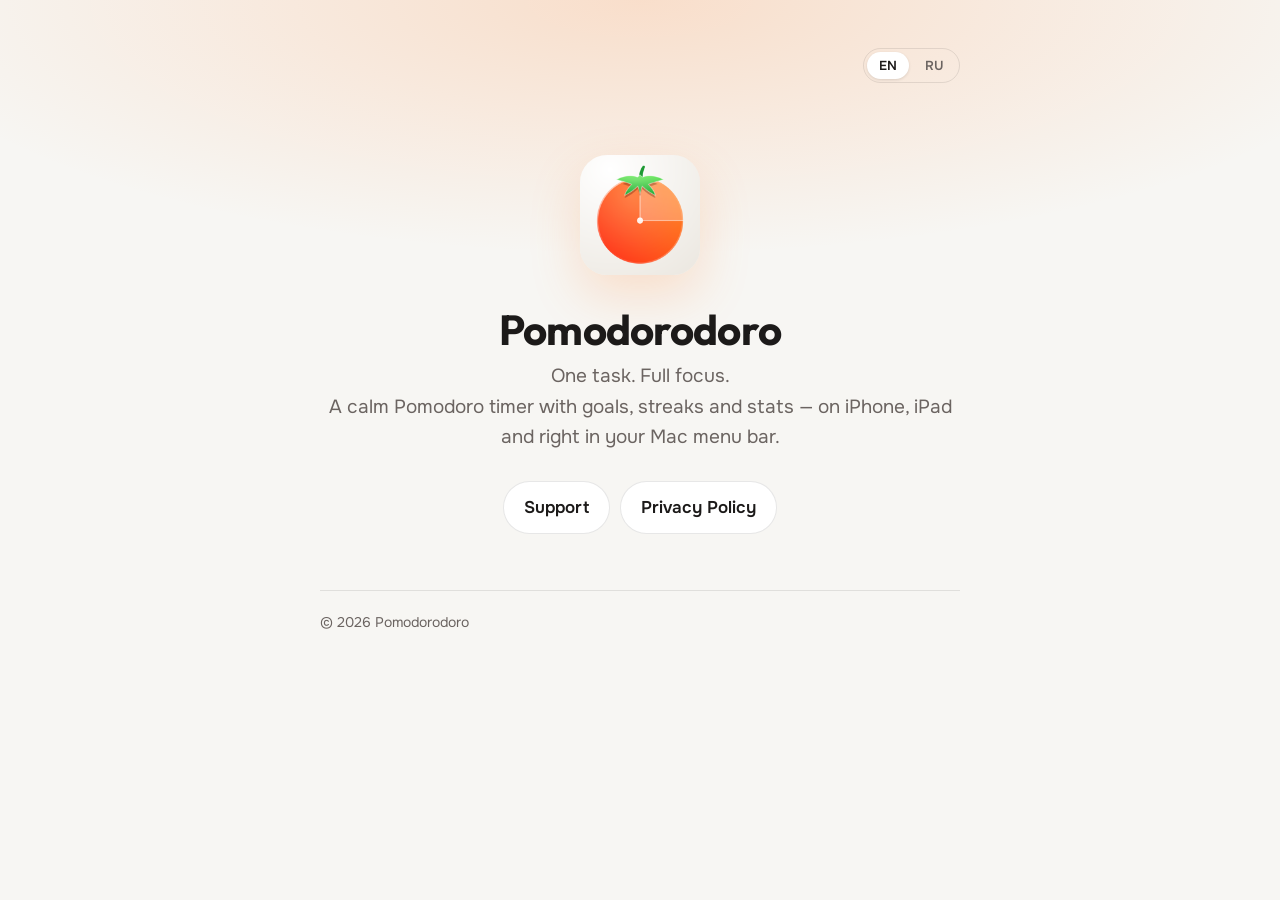
<file: index.html>
<!doctype html>
<html lang="en">
<head>
<meta charset="utf-8">
<meta name="viewport" content="width=device-width, initial-scale=1">
<title>Apps</title>
<meta http-equiv="refresh" content="0; url=pomodorodoro/">
<link rel="canonical" href="pomodorodoro/">
</head>
<body style="font-family:-apple-system,sans-serif;padding:40px 20px">
<a href="pomodorodoro/">Pomodorodoro</a>
</body>
</html>
</file>
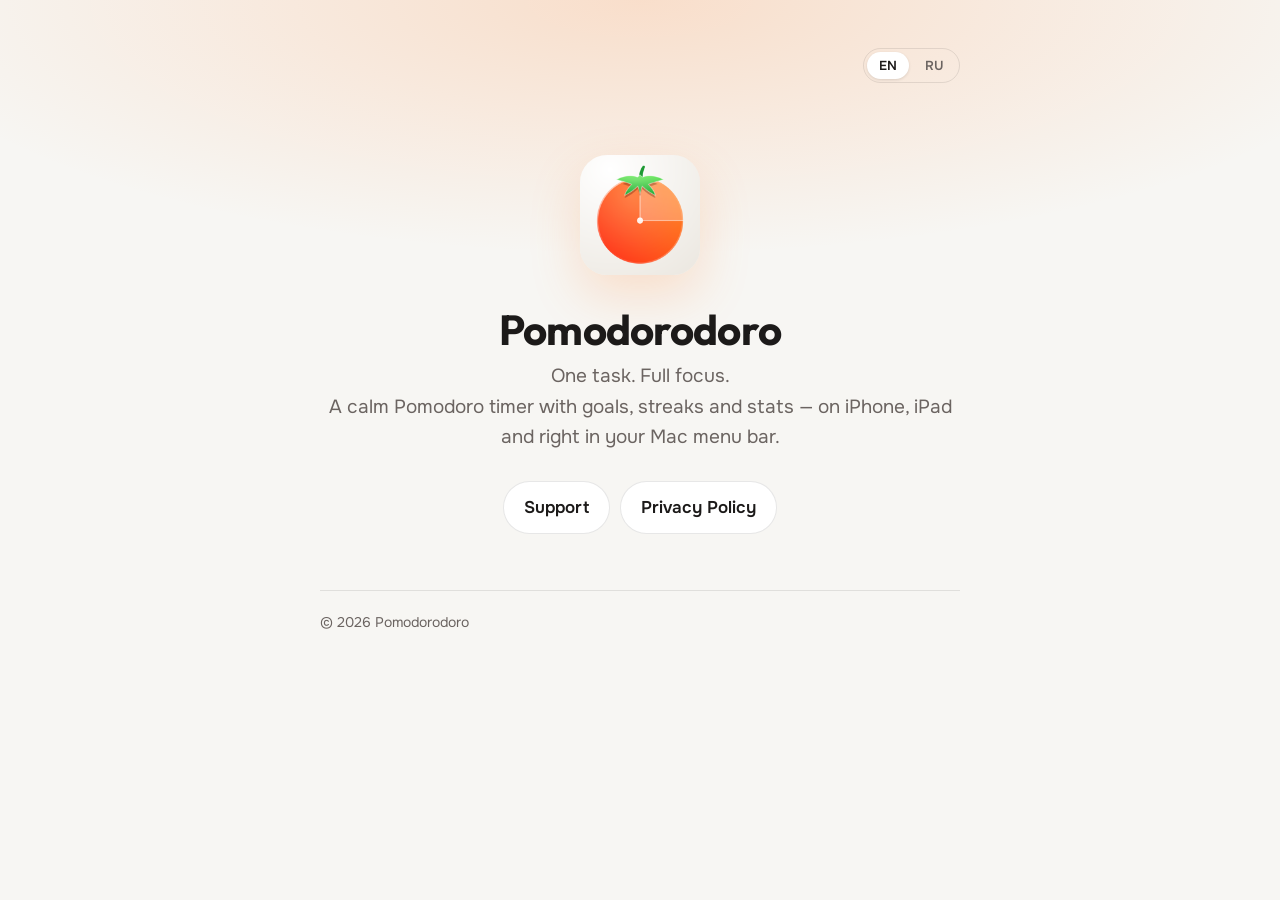
<file: pomodorodoro/index.html>
<!doctype html>
<html lang="en">
<head>
<meta charset="utf-8">
<meta name="viewport" content="width=device-width, initial-scale=1">
<title>Pomodorodoro — Focus Timer</title>
<meta name="title-en" content="Pomodorodoro — Focus Timer">
<meta name="title-ru" content="Pomodorodoro — таймер фокуса">
<meta name="description" content="One task. Full focus. A calm Pomodoro timer with goals, streaks and stats for iPhone, iPad and Mac.">
<link rel="icon" href="favicon.png">
<link rel="apple-touch-icon" href="apple-touch-icon.png">
<link rel="stylesheet" href="style.css">
<script src="lang.js"></script>
</head>
<body>
<main>
  <header class="top">
    <span></span>
    <div class="langs"><button data-lang="en" aria-pressed="true">EN</button><button data-lang="ru">RU</button></div>
  </header>

  <section class="hero">
    <img src="icon.png" alt="Pomodorodoro">
    <h1>Pomodorodoro</h1>
    <p class="lead en">One task. Full focus.<br>A calm Pomodoro timer with goals, streaks and stats — on iPhone, iPad and right in your Mac menu bar.</p>
    <p class="lead ru">Одна задача. Полный фокус.<br>Спокойный помодоро-таймер с целями, сериями и статистикой — на iPhone, iPad и прямо в строке меню Mac.</p>
    <div class="links">
      <a href="support.html"><span class="en">Support</span><span class="ru">Поддержка</span></a>
      <a href="privacy.html"><span class="en">Privacy Policy</span><span class="ru">Конфиденциальность</span></a>
    </div>
  </section>

  <footer>
    <span>© 2026 Pomodorodoro</span>
  </footer>
</main>
</body>
</html>
</file>
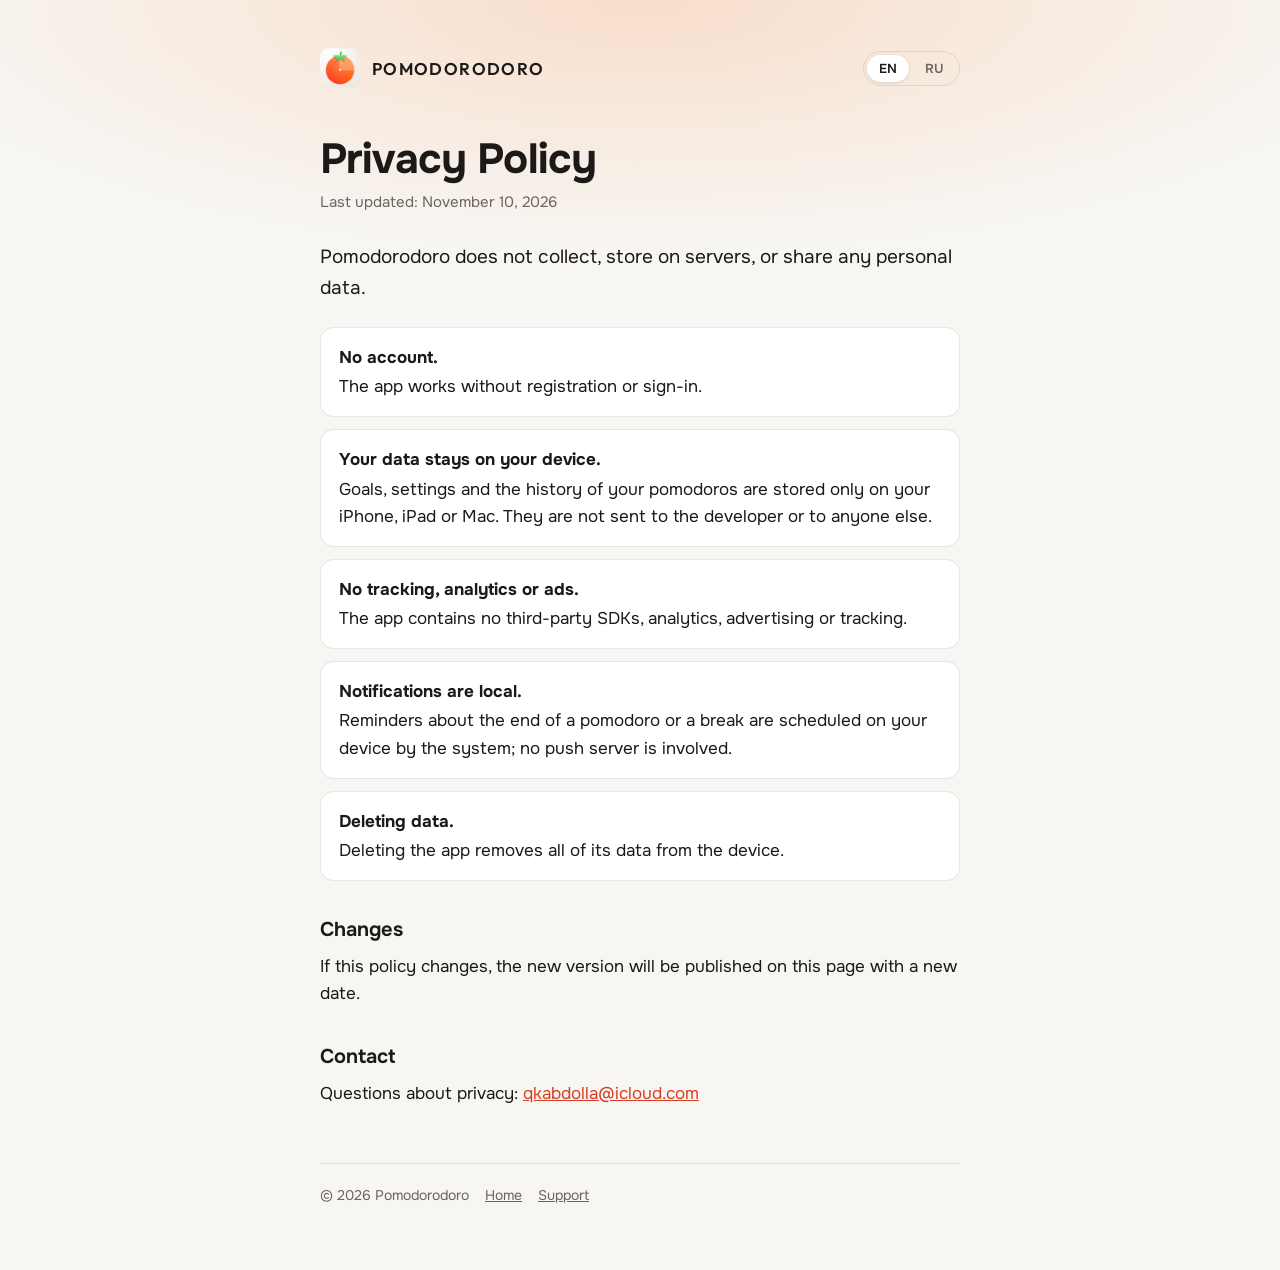
<file: pomodorodoro/privacy.html>
<!doctype html>
<html lang="en">
<head>
<meta charset="utf-8">
<meta name="viewport" content="width=device-width, initial-scale=1">
<title>Pomodorodoro — Privacy Policy</title>
<meta name="title-en" content="Pomodorodoro — Privacy Policy">
<meta name="title-ru" content="Pomodorodoro — Политика конфиденциальности">
<meta name="description" content="Pomodorodoro does not collect any personal data.">
<link rel="icon" href="favicon.png">
<link rel="apple-touch-icon" href="apple-touch-icon.png">
<link rel="stylesheet" href="style.css">
<script src="lang.js"></script>
</head>
<body>
<main>
  <header class="top">
    <a class="brand" href="./"><img src="icon.png" alt=""><span>POMODORODORO</span></a>
    <div class="langs"><button data-lang="en" aria-pressed="true">EN</button><button data-lang="ru">RU</button></div>
  </header>

  <article class="en">
    <h1>Privacy Policy</h1>
    <p class="date">Last updated: November 10, 2026</p>
    <p class="lead">Pomodorodoro does not collect, store on servers, or share any personal data.</p>
    <ul>
      <li><b>No account.</b> The app works without registration or sign-in.</li>
      <li><b>Your data stays on your device.</b> Goals, settings and the history of your pomodoros are stored only on your iPhone, iPad or Mac. They are not sent to the developer or to anyone else.</li>
      <li><b>No tracking, analytics or ads.</b> The app contains no third-party SDKs, analytics, advertising or tracking.</li>
      <li><b>Notifications are local.</b> Reminders about the end of a pomodoro or a break are scheduled on your device by the system; no push server is involved.</li>
      <li><b>Deleting data.</b> Deleting the app removes all of its data from the device.</li>
    </ul>
    <h2>Changes</h2>
    <p>If this policy changes, the new version will be published on this page with a new date.</p>
    <h2>Contact</h2>
    <p>Questions about privacy: <a href="mailto:qkabdolla@icloud.com">qkabdolla@icloud.com</a></p>
  </article>

  <article class="ru">
    <h1>Политика конфиденциальности</h1>
    <p class="date">Обновлено: 10 ноября 2026 г.</p>
    <p class="lead">Pomodorodoro не собирает персональные данные, не хранит их на серверах и никому не передаёт.</p>
    <ul>
      <li><b>Без аккаунта.</b> Приложение работает без регистрации и входа.</li>
      <li><b>Данные остаются на устройстве.</b> Цели, настройки и история помидоров хранятся только на вашем iPhone, iPad или Mac и никуда не отправляются — ни разработчику, ни третьим лицам.</li>
      <li><b>Без слежки, аналитики и рекламы.</b> В приложении нет сторонних SDK, аналитики, рекламы и трекинга.</li>
      <li><b>Уведомления локальные.</b> Напоминания о конце помидора или перерыва планирует сама система на устройстве, без push-серверов.</li>
      <li><b>Удаление данных.</b> При удалении приложения все его данные удаляются с устройства.</li>
    </ul>
    <h2>Изменения</h2>
    <p>Если политика изменится, новая версия появится на этой странице с новой датой.</p>
    <h2>Связь</h2>
    <p>Вопросы о конфиденциальности: <a href="mailto:qkabdolla@icloud.com">qkabdolla@icloud.com</a></p>
  </article>

  <footer>
    <span>© 2026 Pomodorodoro</span>
    <a href="./"><span class="en">Home</span><span class="ru">Главная</span></a>
    <a href="support.html"><span class="en">Support</span><span class="ru">Поддержка</span></a>
  </footer>
</main>
</body>
</html>
</file>
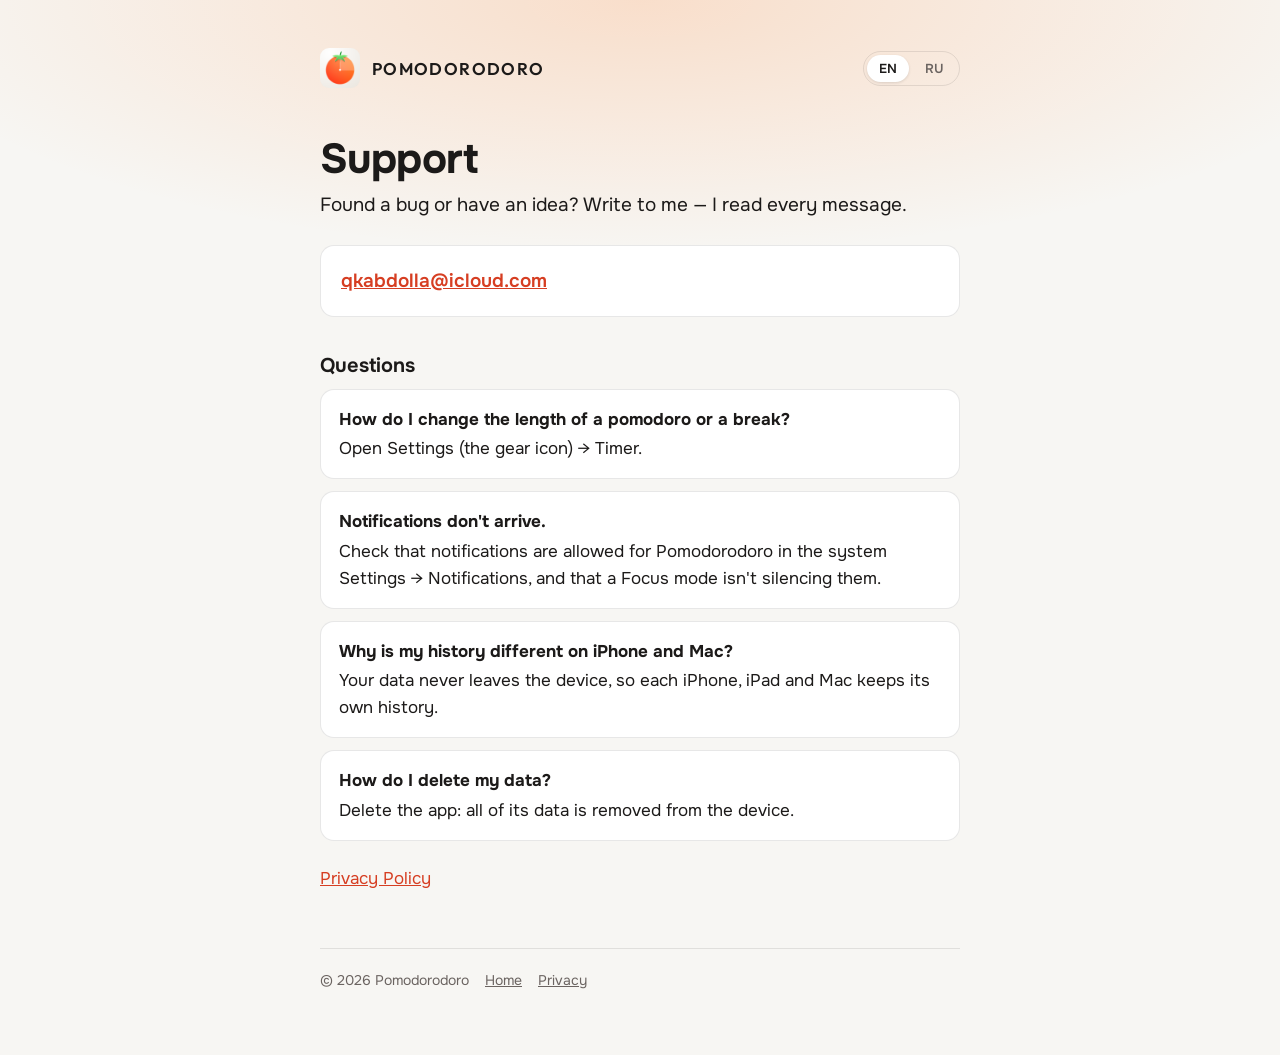
<file: pomodorodoro/support.html>
<!doctype html>
<html lang="en">
<head>
<meta charset="utf-8">
<meta name="viewport" content="width=device-width, initial-scale=1">
<title>Pomodorodoro — Support</title>
<meta name="title-en" content="Pomodorodoro — Support">
<meta name="title-ru" content="Pomodorodoro — Поддержка">
<meta name="description" content="Help and contact for Pomodorodoro, a Pomodoro timer for iPhone, iPad and Mac.">
<link rel="icon" href="favicon.png">
<link rel="apple-touch-icon" href="apple-touch-icon.png">
<link rel="stylesheet" href="style.css">
<script src="lang.js"></script>
</head>
<body>
<main>
  <header class="top">
    <a class="brand" href="./"><img src="icon.png" alt=""><span>POMODORODORO</span></a>
    <div class="langs"><button data-lang="en" aria-pressed="true">EN</button><button data-lang="ru">RU</button></div>
  </header>

  <article class="en">
    <h1>Support</h1>
    <p class="lead">Found a bug or have an idea? Write to me — I read every message.</p>
    <div class="contact"><a href="mailto:qkabdolla@icloud.com?subject=Pomodorodoro">qkabdolla@icloud.com</a></div>

    <h2>Questions</h2>
    <ul>
      <li><b>How do I change the length of a pomodoro or a break?</b> Open Settings (the gear icon) → Timer.</li>
      <li><b>Notifications don't arrive.</b> Check that notifications are allowed for Pomodorodoro in the system Settings → Notifications, and that a Focus mode isn't silencing them.</li>
      <li><b>Why is my history different on iPhone and Mac?</b> Your data never leaves the device, so each iPhone, iPad and Mac keeps its own history.</li>
      <li><b>How do I delete my data?</b> Delete the app: all of its data is removed from the device.</li>
    </ul>
    <p style="margin-top:24px"><a href="privacy.html">Privacy Policy</a></p>
  </article>

  <article class="ru">
    <h1>Поддержка</h1>
    <p class="lead">Нашли ошибку или есть идея? Напишите — я читаю каждое письмо.</p>
    <div class="contact"><a href="mailto:qkabdolla@icloud.com?subject=Pomodorodoro">qkabdolla@icloud.com</a></div>

    <h2>Вопросы</h2>
    <ul>
      <li><b>Как изменить длину помидора или перерыва?</b> Откройте настройки (значок шестерёнки) → Таймер.</li>
      <li><b>Не приходят уведомления.</b> Проверьте, что уведомления для Pomodorodoro разрешены в системных Настройках → Уведомления и их не глушит режим фокусирования.</li>
      <li><b>Почему история на iPhone и Mac разная?</b> Данные не покидают устройство, поэтому у каждого iPhone, iPad и Mac своя история.</li>
      <li><b>Как удалить свои данные?</b> Удалите приложение: все его данные удалятся с устройства.</li>
    </ul>
    <p style="margin-top:24px"><a href="privacy.html">Политика конфиденциальности</a></p>
  </article>

  <footer>
    <span>© 2026 Pomodorodoro</span>
    <a href="./"><span class="en">Home</span><span class="ru">Главная</span></a>
    <a href="privacy.html"><span class="en">Privacy</span><span class="ru">Конфиденциальность</span></a>
  </footer>
</main>
</body>
</html>
</file>
<file: pomodorodoro/style.css>
@font-face { font-family: Onest; src: url('Onest.ttf') format('truetype'); font-weight: 100 900; font-display: swap; }
@font-face { font-family: Outfit; src: url('Outfit.ttf') format('truetype'); font-weight: 100 900; font-display: swap; }

:root {
  --bg: #F7F6F3;
  --surface: #FFFFFF;
  --text: #1C1A19;
  --muted: #6B6461;
  --line: rgba(28, 26, 25, .10);
  --accent: #D63E22;
  --glow: rgba(255, 138, 61, .22);
}
@media (prefers-color-scheme: dark) {
  :root {
    --bg: #0B0706;
    --surface: #16100E;
    --text: #F5F1EF;
    --muted: #A69C97;
    --line: rgba(255, 255, 255, .10);
    --accent: #FF7A4D;
    --glow: rgba(200, 57, 31, .40);
  }
}

* { margin: 0; padding: 0; box-sizing: border-box; }
html { -webkit-text-size-adjust: 100%; }
body {
  min-height: 100vh;
  background: radial-gradient(ellipse 80% 340px at 50% 0, var(--glow), transparent 75%) no-repeat, var(--bg);
  color: var(--text);
  font: 17px/1.6 Onest, -apple-system, BlinkMacSystemFont, "Segoe UI", sans-serif;
  -webkit-font-smoothing: antialiased;
}
main { max-width: 680px; margin: 0 auto; padding: 48px 20px 64px; }

.top { display: flex; align-items: center; justify-content: space-between; gap: 16px; margin-bottom: 48px; }
.brand { display: flex; align-items: center; gap: 12px; color: inherit; text-decoration: none; }
.brand img { width: 40px; height: 40px; border-radius: 9px; }
.brand span { font: 600 17px/1 Outfit, Onest, sans-serif; letter-spacing: .08em; }

.langs { display: flex; gap: 4px; padding: 3px; border: 1px solid var(--line); border-radius: 99px; }
.langs button {
  border: 0; background: none; color: var(--muted); font: 600 13px/1 Onest, sans-serif;
  padding: 7px 12px; border-radius: 99px; cursor: pointer;
}
.langs button[aria-pressed="true"] { background: var(--surface); color: var(--text); box-shadow: 0 1px 3px rgba(0,0,0,.12); }

h1 { font-size: clamp(30px, 7vw, 42px); line-height: 1.1; letter-spacing: -.02em; font-weight: 700; margin-bottom: 8px; }
h2 { font-size: 20px; line-height: 1.3; font-weight: 650; margin: 36px 0 10px; }
.date { color: var(--muted); font-size: 15px; margin-bottom: 28px; }
.lead { font-size: 19px; margin-bottom: 24px; }
p + p { margin-top: 12px; }
ul { list-style: none; display: grid; gap: 12px; }
li { padding: 16px 18px; background: var(--surface); border: 1px solid var(--line); border-radius: 14px; }
li b { display: block; margin-bottom: 2px; }
a { color: var(--accent); }

.hero { text-align: center; padding-top: 24px; }
.hero img { width: 120px; height: 120px; border-radius: 27px; box-shadow: 0 20px 50px var(--glow); margin-bottom: 24px; }
.hero h1 { font-family: Outfit, Onest, sans-serif; }
.hero .lead { color: var(--muted); }
.links { display: flex; flex-wrap: wrap; justify-content: center; gap: 10px; margin-top: 28px; }
.links a {
  padding: 12px 20px; border-radius: 99px; text-decoration: none; font-weight: 600;
  background: var(--surface); border: 1px solid var(--line); color: var(--text);
}

.contact { margin-top: 8px; padding: 20px; background: var(--surface); border: 1px solid var(--line); border-radius: 14px; }
.contact a { font-weight: 600; font-size: 19px; overflow-wrap: anywhere; }

footer { margin-top: 56px; padding-top: 20px; border-top: 1px solid var(--line); color: var(--muted); font-size: 14px; display: flex; flex-wrap: wrap; gap: 16px; }
footer a { color: inherit; }

/* Язык: без скрипта видна английская версия, скрипт выбирает по браузеру или по кнопке */
[lang="ru"] .en, [lang="en"] .ru { display: none !important; }
</file>
